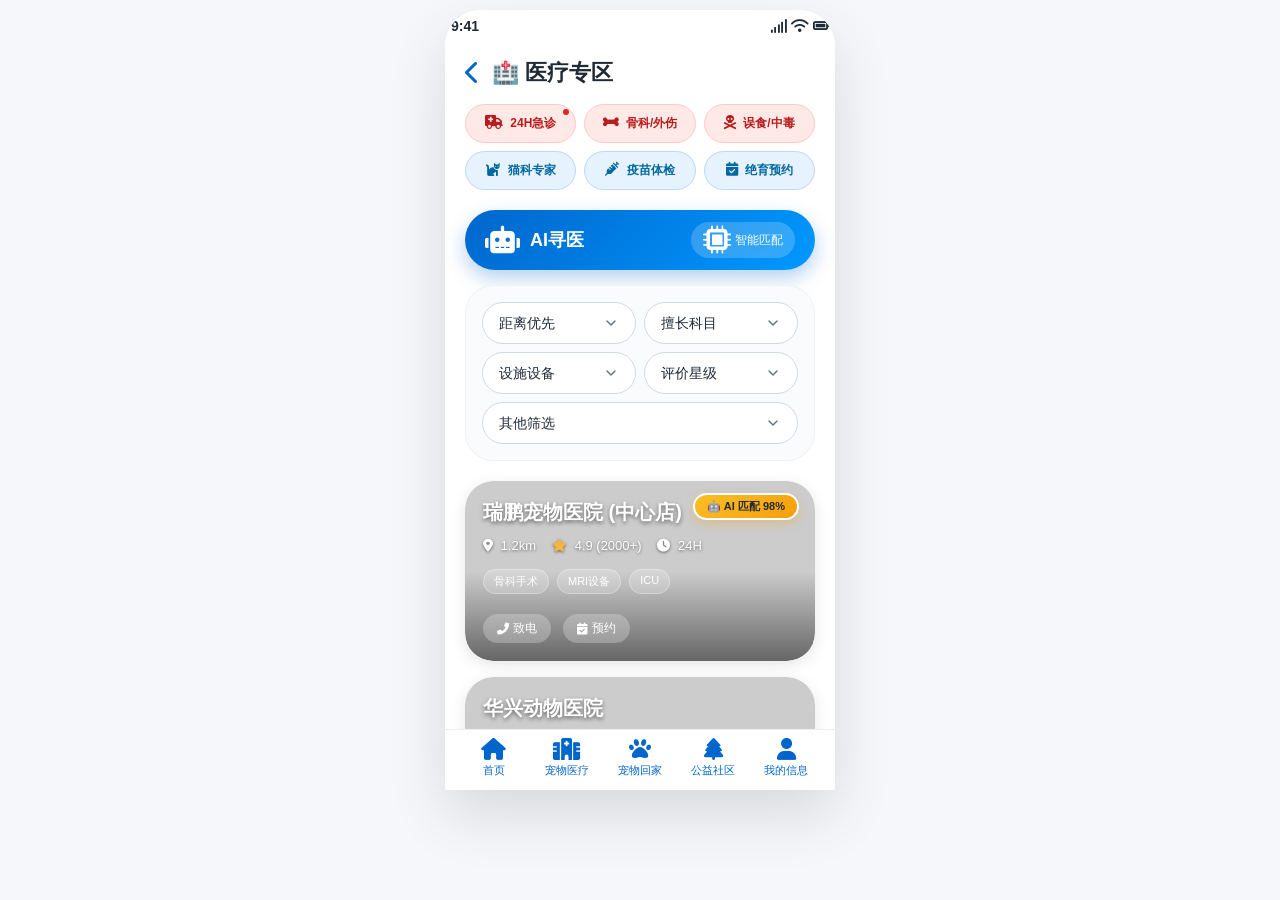
<file: medical.html>
<!DOCTYPE html>
<html lang="zh-CN">
<head>
    <meta charset="UTF-8">
    <meta name="viewport" content="width=device-width, initial-scale=1.0, maximum-scale=1.0, user-scalable=no">
    <title>宠伴一生 · 医疗专区</title>
    <!-- Font Awesome 6 -->
    <link rel="stylesheet" href="https://cdnjs.cloudflare.com/ajax/libs/font-awesome/6.0.0-beta3/css/all.min.css">
    <style>
        * {
            margin: 0;
            padding: 0;
            box-sizing: border-box;
            font-family: -apple-system, BlinkMacSystemFont, 'Segoe UI', Roboto, Helvetica, Arial, sans-serif;
        }

        body {
            background-color: #f5f7fa;
            display: flex;
            justify-content: center;
            align-items: flex-start;
            min-height: 100vh;
            padding: 10px 0 0;
        }

        .phone {
            max-width: 390px;
            width: 100%;
            background-color: white;
            box-shadow: 0 25px 60px rgba(0, 0, 0, 0.12);
            border-radius: 36px 36px 0 0;
            overflow: hidden;
            height: 780px;
            display: flex;
            flex-direction: column;
        }

        .main-content {
            flex: 1;
            overflow-y: auto;
            padding: 16px 20px 20px;
            scrollbar-width: thin;
            background-color: white;
        }

        .status-bar {
            display: flex;
            justify-content: space-between;
            font-size: 14px;
            font-weight: 600;
            color: #1e2a36;
            padding: 8px 6px 0 6px;
            background: white;
        }

        /* 页面头部 */
        .page-header {
            display: flex;
            align-items: center;
            gap: 12px;
            margin: 8px 0 16px;
        }
        .page-header .back-btn {
            font-size: 24px;
            color: #0066cc;
            cursor: pointer;
        }
        .page-header h2 {
            font-size: 22px;
            font-weight: 700;
            color: #1e2a36;
            margin: 0;
        }

        /* 第一排：极速诊疗 (两排网格) */
        .emergency-grid {
            display: grid;
            grid-template-columns: repeat(3, 1fr);
            gap: 8px;
            margin: 10px 0 20px;
        }
        .track-item {
            background: #f8fafc;
            border-radius: 40px;
            padding: 10px 4px;
            text-align: center;
            font-weight: 600;
            font-size: 12px;
            position: relative;
            border: 1px solid #e9edf2;
            cursor: pointer;
            transition: 0.2s;
            white-space: nowrap;
        }
        .track-item.red { background: #fee9e7; color: #b91c1c; border-color: #fecac5; }
        .track-item.blue { background: #e6f2fe; color: #0369a1; border-color: #b8d9fd; }
        .track-item i { margin-right: 4px; font-size: 14px; }
        .blink-dot {
            position: absolute; top: 4px; right: 6px; width: 6px; height: 6px;
            background: #dc2626; border-radius: 50%; animation: blink 1s infinite;
        }
        @keyframes blink { 0% { opacity: 1; } 50% { opacity: 0.3; } }

        /* AI能量球 (内嵌) */
        .ai-inline-ball {
            display: flex;
            align-items: center;
            justify-content: space-between;
            background: linear-gradient(135deg, #0066cc, #0099ff);
            border-radius: 60px;
            padding: 12px 20px;
            margin: 20px 0 12px;
            color: white;
            cursor: pointer;
            box-shadow: 0 8px 20px rgba(0,102,204,0.3);
        }
        .ai-inline-ball .left {
            display: flex;
            align-items: center;
            gap: 10px;
        }
        .ai-inline-ball i {
            font-size: 28px;
        }
        .ai-inline-ball .text {
            font-weight: 700;
            font-size: 18px;
        }
        .ai-inline-ball .badge {
            background: rgba(255,255,255,0.2);
            backdrop-filter: blur(4px);
            border-radius: 40px;
            padding: 4px 12px;
            font-size: 12px;
            display: flex;
            align-items: center;
            gap: 4px;
        }

        /* AI 对话框 (与之前相同) */
        .ai-dialog {
            display: none;
            background: white;
            border-radius: 28px;
            box-shadow: 0 15px 40px rgba(0,0,0,0.2);
            padding: 22px;
            margin: 10px 0 20px;
            border: 1px solid rgba(0,102,204,0.1);
        }
        .ai-dialog.active { display: block; animation: slideDown 0.3s ease-out; }
        @keyframes slideDown { from { transform: translateY(-20px); opacity: 0; } to { transform: translateY(0); opacity: 1; } }
        .ai-dialog h4 { display: flex; align-items: center; gap: 8px; margin-bottom: 10px; color: #0066cc; }
        .ai-dialog textarea {
            width: 100%; border: 1.5px solid #e0e7ed; border-radius: 16px;
            padding: 14px; margin: 10px 0; resize: none; height: 90px;
            font-size: 14px; outline: none;
        }
        .ai-dialog button {
            background: linear-gradient(135deg, #0066cc, #0099ff); color: white;
            border: none; border-radius: 40px; padding: 14px; width: 100%;
            font-weight: 600; cursor: pointer;
        }

        /* 筛选板块：一行五个下拉框（使用flex-wrap保证响应式） */
        .filter-row {
            display: flex;
            flex-wrap: wrap;
            gap: 8px;
            margin: 15px 0 20px;
            background: #f9fbfd;
            border-radius: 28px;
            padding: 16px;
            border: 1px solid #edf2f7;
        }
        .filter-item {
            flex: 1 0 calc(50% - 8px); /* 默认每行两个，最小宽度适应 */
            min-width: 120px;
        }
        .filter-select {
            width: 100%;
            padding: 12px 16px;
            border-radius: 40px;
            border: 1px solid #d0dae6;
            background: white url('data:image/svg+xml;utf8,<svg xmlns="http://www.w3.org/2000/svg" width="16" height="16" viewBox="0 0 24 24" fill="none" stroke="%235e6f7e" stroke-width="2" stroke-linecap="round" stroke-linejoin="round"><polyline points="6 9 12 15 18 9"/></svg>') no-repeat right 16px center;
            background-size: 16px;
            appearance: none;
            font-size: 14px;
            color: #1e2a36;
            outline: none;
        }

        /* 医院卡片 (带背景图) */
        .hospital-list {
            display: flex;
            flex-direction: column;
            gap: 16px;
            margin: 20px 0 30px;
        }
        .hospital-card {
            background-size: cover;
            background-position: center;
            border-radius: 28px;
            padding: 18px;
            position: relative;
            color: white;
            overflow: hidden;
            box-shadow: 0 4px 15px rgba(0,0,0,0.1);
            min-height: 170px;
            display: flex;
            flex-direction: column;
            justify-content: flex-end;
        }
        .hospital-card::before {
            content: '';
            position: absolute;
            top: 0; left: 0; right: 0; bottom: 0;
            background: linear-gradient(0deg, rgba(0,0,0,0.6) 0%, rgba(0,0,0,0.2) 50%);
            border-radius: 28px;
        }
        .hospital-card > * {
            position: relative;
            z-index: 1;
        }
        .ai-badge {
            position: absolute; top: 12px; right: 16px;
            background: linear-gradient(145deg, #fbbf24, #f59e0b);
            color: #1e2a36; font-size: 11px; font-weight: 700;
            padding: 4px 12px; border-radius: 40px;
            box-shadow: 0 4px 10px rgba(245,158,11,0.3); border: 2px solid white;
            z-index: 2;
        }
        .hospital-card h4 {
            font-size: 20px;
            margin-bottom: 6px;
            text-shadow: 0 2px 4px rgba(0,0,0,0.5);
            padding-right: 70px;
        }
        .hospital-meta {
            display: flex;
            gap: 16px;
            font-size: 13px;
            margin: 6px 0 8px;
            text-shadow: 0 1px 3px rgba(0,0,0,0.5);
        }
        .hospital-meta i { margin-right: 4px; }
        .hospital-tags {
            display: flex;
            flex-wrap: wrap;
            gap: 8px;
            margin: 8px 0 12px;
        }
        .hospital-tag {
            background: rgba(255,255,255,0.2);
            backdrop-filter: blur(2px);
            padding: 4px 10px;
            border-radius: 40px;
            font-size: 11px;
            color: white;
            border: 1px solid rgba(255,255,255,0.3);
        }
        .hospital-actions {
            display: flex;
            gap: 12px;
            margin-top: 8px;
        }
        .hospital-actions span {
            background: rgba(255,255,255,0.25);
            backdrop-filter: blur(2px);
            padding: 6px 14px;
            border-radius: 40px;
            font-size: 12px;
            color: white;
            display: flex;
            align-items: center;
            gap: 4px;
            cursor: pointer;
        }

        /* 宠物医药分区 */
        .medicine-section {
            margin: 30px 0 20px;
        }
        .medicine-title {
            display: flex;
            justify-content: space-between;
            align-items: center;
            margin-bottom: 16px;
        }
        .medicine-title h3 { font-size: 18px; font-weight: 700; color: #1e2a36; }
        .medicine-title a { color: #0066cc; font-size: 14px; text-decoration: none; }
        .medicine-scroll {
            display: flex;
            gap: 12px;
            overflow-x: auto;
            padding-bottom: 8px;
            scrollbar-width: none;
        }
        .medicine-scroll::-webkit-scrollbar { display: none; }
        .medicine-item {
            min-width: 100px;
            background: #f0f4f9;
            border-radius: 40px;
            padding: 12px 16px;
            text-align: center;
            font-weight: 600;
            font-size: 13px;
            color: #1e2a36;
            white-space: nowrap;
            border: 1px solid #d0dae6;
        }
        .medicine-item i {
            margin-right: 6px;
            color: #0066cc;
        }

        /* 底部导航 */
        .bottom-nav {
            display: flex;
            justify-content: space-around;
            align-items: center;
            background: white;
            padding: 8px 12px 12px;
            border-top: 1px solid #efefef;
        }
        .nav-item {
            display: flex;
            flex-direction: column;
            align-items: center;
            color: #9aa5b5;
            font-size: 11px;
            font-weight: 500;
            cursor: pointer;
            flex: 1;
        }
        .nav-item i { font-size: 22px; margin-bottom: 3px; }
        .nav-item.active { color: #0066cc; }

        .toast-message {
            position: fixed; bottom: 30px; left: 50%; transform: translateX(-50%);
            background: rgba(0,0,0,0.7); color: white; padding: 10px 20px;
            border-radius: 40px; font-size: 14px; z-index: 2000; display: none;
        }
    </style>
</head>
<body>
    <div class="phone">
        <div class="status-bar">
            <span>9:41</span>
            <span><i class="fas fa-signal"></i> <i class="fas fa-wifi"></i> <i class="fas fa-battery-full"></i></span>
        </div>

        <div class="main-content">
            <!-- 头部 -->
            <div class="page-header">
                <div class="back-btn" onclick="location.href='index.html'">
                    <i class="fas fa-chevron-left"></i>
                </div>
                <h2>🏥 医疗专区</h2>
            </div>

            <!-- 极速诊疗两排网格 -->
            <div class="emergency-grid">
                <div class="track-item red">
                    <i class="fas fa-ambulance"></i> 24H急诊 <span class="blink-dot"></span>
                </div>
                <div class="track-item red"><i class="fas fa-bone"></i> 骨科/外伤</div>
                <div class="track-item red"><i class="fas fa-skull-crossbones"></i> 误食/中毒</div>
                <div class="track-item blue"><i class="fas fa-cat"></i> 猫科专家</div>
                <div class="track-item blue"><i class="fas fa-syringe"></i> 疫苗体检</div>
                <div class="track-item blue"><i class="fas fa-calendar-check"></i> 绝育预约</div>
            </div>

            <!-- AI能量球（内嵌） -->
            <div class="ai-inline-ball" id="aiInlineBall">
                <div class="left">
                    <i class="fas fa-robot"></i>
                    <span class="text">AI寻医</span>
                </div>
                <div class="badge">
                    <i class="fas fa-microchip"></i> 智能匹配
                </div>
            </div>

            <!-- AI对话框（紧接能量球下方） -->
            <div class="ai-dialog" id="aiDialog">
                <h4><i class="fas fa-robot"></i> 宠伴 AI 智诊助手</h4>
                <p style="font-size: 12px; color: #666;">描述症状（如：不吃东西、干呕），为您匹配最擅长的专家医院。</p>
                <textarea id="aiInput" placeholder="例如：狗狗干呕、精神不太好..."></textarea>
                <button onclick="simulateAISearch()">开启智能匹配</button>
            </div>

            <!-- 筛选板块：五个下拉选择 -->
            <div class="filter-row">
                <div class="filter-item">
                    <select class="filter-select" id="distanceSelect">
                        <option value="">距离优先</option>
                        <option value="3km">3km以内</option>
                        <option value="5km">5km以内</option>
                        <option value="10km">10km以内</option>
                        <option value="all">全城</option>
                        <option value="nearby">附近优先</option>
                    </select>
                </div>
                <div class="filter-item">
                    <select class="filter-select" id="skillSelect">
                        <option value="">擅长科目</option>
                        <option value="消化内科">消化内科</option>
                        <option value="皮肤科">皮肤科</option>
                        <option value="骨科">骨科</option>
                        <option value="眼科">眼科</option>
                        <option value="牙科">牙科</option>
                    </select>
                </div>
                <div class="filter-item">
                    <select class="filter-select" id="facilitySelect">
                        <option value="">设施设备</option>
                        <option value="icu">有 ICU</option>
                        <option value="ct">有 CT/MRI</option>
                        <option value="endoscope">内窥镜</option>
                        <option value="lab">化验室</option>
                        <option value="surgery">手术室</option>
                    </select>
                </div>
                <div class="filter-item">
                    <select class="filter-select" id="ratingSelect">
                        <option value="">评价星级</option>
                        <option value="5">5星</option>
                        <option value="4.5">4.5星以上</option>
                        <option value="4">4星以上</option>
                        <option value="3">3星以上</option>
                        <option value="all">全部</option>
                    </select>
                </div>
                <div class="filter-item">
                    <select class="filter-select" id="otherSelect">
                        <option value="">其他筛选</option>
                        <option value="24h">24H急诊</option>
                        <option value="vaccine">疫苗定点</option>
                        <option value="insurance">保险直赔</option>
                        <option value="night">夜间门诊</option>
                        <option value="parking">免费停车</option>
                    </select>
                </div>
            </div>

            <!-- 医院卡片列表 -->
            <div class="hospital-list" id="hospitalList">
                <div class="hospital-card" style="background-image: url('https://images.unsplash.com/photo-1587563871167-f2b2a7c7c8e8?ixlib=rb-1.2.1&auto=format&fit=crop&w=500&q=80');">
                    <div class="ai-badge">🤖 AI 匹配 98%</div>
                    <h4>瑞鹏宠物医院 (中心店)</h4>
                    <div class="hospital-meta">
                        <span><i class="fas fa-map-marker-alt"></i> 1.2km</span>
                        <span><i class="fas fa-star" style="color: #f5b342;"></i> 4.9 (2000+)</span>
                        <span><i class="fas fa-clock"></i> 24H</span>
                    </div>
                    <div class="hospital-tags">
                        <span class="hospital-tag">骨科手术</span>
                        <span class="hospital-tag">MRI设备</span>
                        <span class="hospital-tag">ICU</span>
                    </div>
                    <div class="hospital-actions">
                        <span><i class="fas fa-phone-alt"></i> 致电</span>
                        <span><i class="fas fa-calendar-check"></i> 预约</span>
                    </div>
                </div>

                <div class="hospital-card" style="background-image: url('https://images.unsplash.com/photo-1576201836106-db1758c71c38?ixlib=rb-1.2.1&auto=format&fit=crop&w=500&q=80');">
                    <h4>华兴动物医院</h4>
                    <div class="hospital-meta">
                        <span><i class="fas fa-map-marker-alt"></i> 2.3km</span>
                        <span><i class="fas fa-star" style="color: #f5b342;"></i> 4.7 (800+)</span>
                        <span><i class="fas fa-clock"></i> 8:00-22:00</span>
                    </div>
                    <div class="hospital-tags">
                        <span class="hospital-tag">猫友好医院</span>
                        <span class="hospital-tag">老年病康复</span>
                        <span class="hospital-tag">CT</span>
                    </div>
                    <div class="hospital-actions">
                        <span><i class="fas fa-phone-alt"></i> 致电</span>
                        <span><i class="fas fa-calendar-check"></i> 预约</span>
                    </div>
                </div>

                <div class="hospital-card" style="background-image: url('https://images.unsplash.com/photo-1530124566582-a618bc2615dc?ixlib=rb-1.2.1&auto=format&fit=crop&w=500&q=80');">
                    <h4>安安宠医</h4>
                    <div class="hospital-meta">
                        <span><i class="fas fa-map-marker-alt"></i> 2.0km</span>
                        <span><i class="fas fa-star" style="color: #f5b342;"></i> 4.5 (1200+)</span>
                        <span><i class="fas fa-clock"></i> 9:00-21:00</span>
                    </div>
                    <div class="hospital-tags">
                        <span class="hospital-tag">平价疫苗</span>
                        <span class="hospital-tag">洗牙</span>
                        <span class="hospital-tag">老年犬护理</span>
                    </div>
                    <div class="hospital-actions">
                        <span><i class="fas fa-phone-alt"></i> 致电</span>
                        <span><i class="fas fa-calendar-check"></i> 预约</span>
                    </div>
                </div>

                <div class="hospital-card" style="background-image: url('https://images.unsplash.com/photo-1513360371669-4adf3dd7dff8?ixlib=rb-1.2.1&auto=format&fit=crop&w=500&q=80');">
                    <div class="ai-badge">🤖 AI 匹配 92%</div>
                    <h4>宠爱国际动物医院</h4>
                    <div class="hospital-meta">
                        <span><i class="fas fa-map-marker-alt"></i> 3.5km</span>
                        <span><i class="fas fa-star" style="color: #f5b342;"></i> 4.8 (600+)</span>
                        <span><i class="fas fa-clock"></i> 24H急诊</span>
                    </div>
                    <div class="hospital-tags">
                        <span class="hospital-tag">骨科专家</span>
                        <span class="hospital-tag">内窥镜</span>
                        <span class="hospital-tag">ICU</span>
                    </div>
                    <div class="hospital-actions">
                        <span><i class="fas fa-phone-alt"></i> 致电</span>
                        <span><i class="fas fa-calendar-check"></i> 预约</span>
                    </div>
                </div>
            </div>

            <!-- 宠物医药分区 -->
            <div class="medicine-section">
                <div class="medicine-title">
                    <h3>💊 宠物医药 · 按功效</h3>
                    <a href="#">查看更多 <i class="fas fa-arrow-right"></i></a>
                </div>
                <div class="medicine-scroll">
                    <div class="medicine-item"><i class="fas fa-capsules"></i> 消炎止痛</div>
                    <div class="medicine-item"><i class="fas fa-bug"></i> 驱虫保健</div>
                    <div class="medicine-item"><i class="fas fa-stomach"></i> 肠胃调理</div>
                    <div class="medicine-item"><i class="fas fa-hand-dots"></i> 皮肤护理</div>
                    <div class="medicine-item"><i class="fas fa-eye"></i> 眼耳清洁</div>
                    <div class="medicine-item"><i class="fas fa-heart-pulse"></i> 心脏营养</div>
                </div>
            </div>
        </div>

        <!-- 底部导航 -->
        <div class="bottom-nav">
    <div class="nav-item active" onclick="location.href='index.html'"><i class="fas fa-house"></i><span>首页</span></div>
    <div class="nav-item active" onclick="location.href='medical.html'"><i class="fas fa-hospital"></i><span>宠物医疗</span></div>
    <div class="nav-item active" onclick="location.href='backhome.html?type=adopt'"><i class="fas fa-paw"></i><span>宠物回家</span></div>
    <div class="nav-item active" onclick="location.href='community.html'"><i class="fas fa-tree"></i><span>公益社区</span></div>
    <div class="nav-item active" onclick="location.href='mydeatil.html'"><i class="fas fa-user"></i><span>我的信息</span></div>
    </div>
    </div>

    <div id="toast" class="toast-message"></div>

    <script>
        function showToast(msg) {
            const toast = document.getElementById('toast');
            toast.textContent = `✨ ${msg} 功能开发中 ✨`;
            toast.style.display = 'block';
            setTimeout(() => toast.style.display = 'none', 2000);
        }

        // AI能量球点击展开对话框
        const aiBall = document.getElementById('aiInlineBall');
        const aiDialog = document.getElementById('aiDialog');
        aiBall.addEventListener('click', (e) => {
            e.stopPropagation();
            aiDialog.classList.toggle('active');
        });
        // 点击其他地方关闭对话框
        document.addEventListener('click', (e) => {
            if (!aiDialog.contains(e.target) && !aiBall.contains(e.target)) {
                aiDialog.classList.remove('active');
            }
        });

        function simulateAISearch() {
            const input = document.getElementById('aiInput').value;
            if (!input.trim()) return alert("请先描述症状");
            const btn = document.querySelector('.ai-dialog button');
            btn.innerHTML = '<i class="fas fa-spinner fa-spin"></i> 正在分析...';
            setTimeout(() => {
                btn.innerHTML = '开启智能匹配';
                aiDialog.classList.remove('active');
                document.getElementById('aiInput').value = '';
                showToast('AI 已根据症状匹配最合适的医院');
            }, 1500);
        }

        // 下拉框变更事件
        document.querySelectorAll('.filter-select').forEach(select => {
            select.addEventListener('change', function() {
                showToast(`筛选条件已更新: ${this.options[this.selectedIndex].text}`);
            });
        });
    </script>
</body>
</html>
</file>
